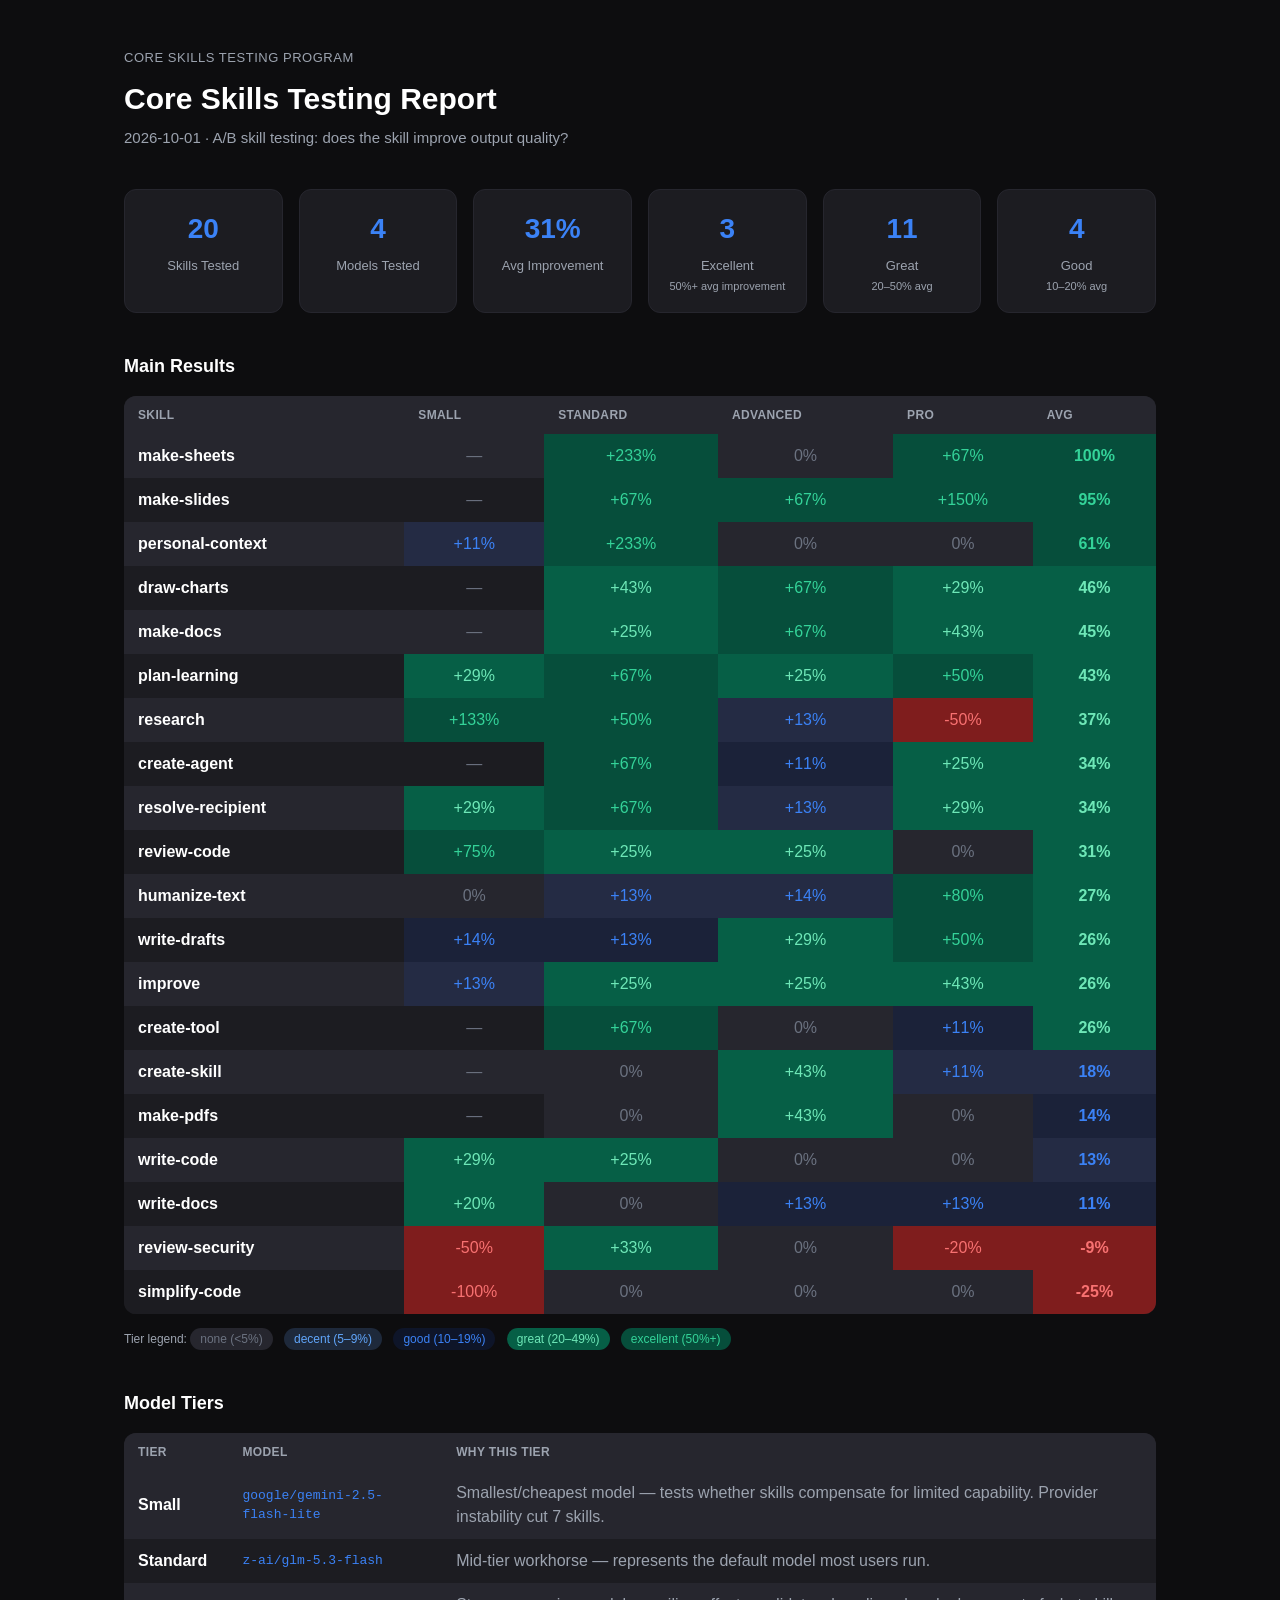
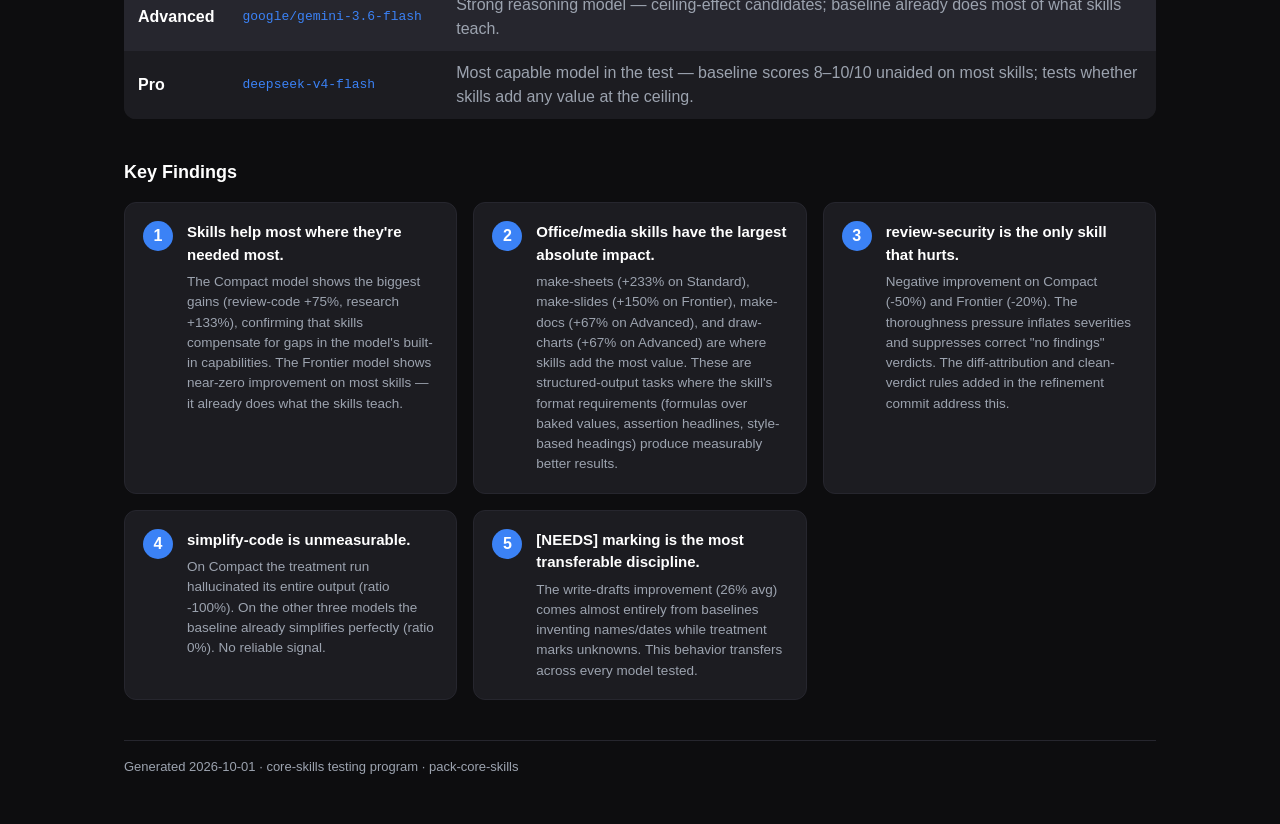
<file: docs/testing/report-2026-10-01.html>
<!DOCTYPE html>
<html lang="en">
<head>
<meta charset="utf-8">
<meta name="viewport" content="width=device-width, initial-scale=1">
<title>Core Skills Testing Report — 2026-10-01</title>
<style>
  :root {
    --bg: #0d0d0f;
    --surface: #1c1c21;
    --surface2: #26262e;
    --ink: #ffffff;
    --muted: #9ca3af;
    --accent: #3b82f6;
  }
  * { box-sizing: border-box; }
  body {
    margin: 0;
    background: var(--bg);
    color: var(--ink);
    font-family: -apple-system, BlinkMacSystemFont, "Segoe UI", Roboto, Helvetica, Arial, sans-serif;
    line-height: 1.5;
    -webkit-font-smoothing: antialiased;
  }
  .wrap { max-width: 1080px; margin: 0 auto; padding: 48px 24px; }

  header { margin-bottom: 40px; }
  .kicker { color: var(--muted); font-size: 13px; letter-spacing: .04em; text-transform: uppercase; }
  h1 { font-size: 30px; margin: 8px 0 4px; font-weight: 700; }
  .subtitle { color: var(--muted); font-size: 15px; margin-top: 6px; }

  .cards { display: grid; grid-template-columns: repeat(6, 1fr); gap: 16px; margin-bottom: 40px; }
  .card {
    background: var(--surface);
    border: 1px solid var(--surface2);
    border-radius: 12px;
    padding: 18px 14px;
    text-align: center;
  }
  .card-num { font-size: 28px; font-weight: 800; color: var(--accent); }
  .card-label { font-size: 13px; color: var(--muted); margin-top: 6px; }
  .card-sub { font-size: 11px; color: var(--muted); margin-top: 2px; }

  h2 { font-size: 18px; font-weight: 700; margin: 0 0 16px; }

  table { width: 100%; border-collapse: collapse; background: var(--surface); border-radius: 12px; overflow: hidden; }
  th, td { padding: 10px 14px; text-align: left; }
  thead th {
    background: var(--surface2);
    color: var(--muted);
    font-size: 12px;
    text-transform: uppercase;
    letter-spacing: .03em;
    font-weight: 600;
  }
  tbody tr:nth-child(even) { background: var(--surface); }
  tbody tr:nth-child(odd) { background: var(--surface2); }
  .skill { color: var(--ink); font-weight: 600; }
  .cell { text-align: center; font-variant-numeric: tabular-nums; }
  .cell.notrun { color: #6b7280; background: transparent; }
  .cell.excellent { background: #064e3b; color: #34d399; }
  .cell.great { background: #065f46; color: #6ee7b7; }
  .cell.good { background: rgba(29,78,216,.13); color: #3b82f6; }
  .cell.decent { background: #1e293b; color: #60a5fa; }
  .cell.none { background: var(--surface2); color: #6b7280; }
  .cell.negative { background: #7f1d1d; color: #f87171; }
  .tier-name { color: var(--ink); font-weight: 600; }
  .tier-model { color: var(--accent); font-family: ui-monospace, SFMono-Regular, Menlo, Consolas, monospace; font-size: 13px; }
  .tier-why { color: var(--muted); }

  .legend { margin-top: 14px; font-size: 12px; color: var(--muted); }
  .legend-item { display: inline-block; padding: 2px 10px; border-radius: 999px; margin-right: 8px; }
  .legend-item.none { background: var(--surface2); color: #6b7280; }
  .legend-item.decent { background: #1e293b; color: #60a5fa; }
  .legend-item.good { background: rgba(29,78,216,.13); color: #3b82f6; }
  .legend-item.great { background: #065f46; color: #6ee7b7; }
  .legend-item.excellent { background: #064e3b; color: #34d399; }

  .findings { display: grid; grid-template-columns: repeat(auto-fit, minmax(300px, 1fr)); gap: 16px; margin-bottom: 40px; }
  .finding {
    background: var(--surface);
    border: 1px solid var(--surface2);
    border-radius: 12px;
    padding: 18px;
    display: flex;
    gap: 14px;
  }
  .finding-num {
    width: 30px; height: 30px; flex: 0 0 auto;
    border-radius: 50%;
    background: var(--accent);
    color: #fff;
    display: flex; align-items: center; justify-content: center;
    font-weight: 700;
  }
  .finding-title { font-weight: 700; font-size: 15px; margin-bottom: 6px; }
  .finding-text { color: var(--muted); font-size: 13.5px; }

  footer { color: var(--muted); font-size: 13px; margin-top: 40px; border-top: 1px solid var(--surface2); padding-top: 16px; }
</style>
</head>
<body>
<div class="wrap">
  <header>
    <div class="kicker">Core Skills Testing Program</div>
    <h1>Core Skills Testing Report</h1>
    <div class="subtitle">2026-10-01 · A/B skill testing: does the skill improve output quality?</div>
  </header>

  <section class="cards">
      <div class="card"><div class="card-num">20</div><div class="card-label">Skills Tested</div></div>
      <div class="card"><div class="card-num">4</div><div class="card-label">Models Tested</div></div>
      <div class="card"><div class="card-num">31%</div><div class="card-label">Avg Improvement</div></div>
      <div class="card"><div class="card-num">3</div><div class="card-label">Excellent</div><div class="card-sub">50%+ avg improvement</div></div>
      <div class="card"><div class="card-num">11</div><div class="card-label">Great</div><div class="card-sub">20–50% avg</div></div>
      <div class="card"><div class="card-num">4</div><div class="card-label">Good</div><div class="card-sub">10–20% avg</div></div>
  </section>

  <section>
    <h2>Main Results</h2>
    <table>
      <thead>
        <tr><th>Skill</th><th>Small</th><th>Standard</th><th>Advanced</th><th>Pro</th><th>Avg</th></tr>
      </thead>
      <tbody>
      <tr>
        <td class="skill">make-sheets</td>
        <td class="cell notrun">—</td>
        <td class="cell excellent">+233%</td>
        <td class="cell none">0%</td>
        <td class="cell excellent">+67%</td>
        <td class="cell excellent"><strong>100%</strong></td>
      </tr>
      <tr>
        <td class="skill">make-slides</td>
        <td class="cell notrun">—</td>
        <td class="cell excellent">+67%</td>
        <td class="cell excellent">+67%</td>
        <td class="cell excellent">+150%</td>
        <td class="cell excellent"><strong>95%</strong></td>
      </tr>
      <tr>
        <td class="skill">personal-context</td>
        <td class="cell good">+11%</td>
        <td class="cell excellent">+233%</td>
        <td class="cell none">0%</td>
        <td class="cell none">0%</td>
        <td class="cell excellent"><strong>61%</strong></td>
      </tr>
      <tr>
        <td class="skill">draw-charts</td>
        <td class="cell notrun">—</td>
        <td class="cell great">+43%</td>
        <td class="cell excellent">+67%</td>
        <td class="cell great">+29%</td>
        <td class="cell great"><strong>46%</strong></td>
      </tr>
      <tr>
        <td class="skill">make-docs</td>
        <td class="cell notrun">—</td>
        <td class="cell great">+25%</td>
        <td class="cell excellent">+67%</td>
        <td class="cell great">+43%</td>
        <td class="cell great"><strong>45%</strong></td>
      </tr>
      <tr>
        <td class="skill">plan-learning</td>
        <td class="cell great">+29%</td>
        <td class="cell excellent">+67%</td>
        <td class="cell great">+25%</td>
        <td class="cell excellent">+50%</td>
        <td class="cell great"><strong>43%</strong></td>
      </tr>
      <tr>
        <td class="skill">research</td>
        <td class="cell excellent">+133%</td>
        <td class="cell excellent">+50%</td>
        <td class="cell good">+13%</td>
        <td class="cell negative">-50%</td>
        <td class="cell great"><strong>37%</strong></td>
      </tr>
      <tr>
        <td class="skill">create-agent</td>
        <td class="cell notrun">—</td>
        <td class="cell excellent">+67%</td>
        <td class="cell good">+11%</td>
        <td class="cell great">+25%</td>
        <td class="cell great"><strong>34%</strong></td>
      </tr>
      <tr>
        <td class="skill">resolve-recipient</td>
        <td class="cell great">+29%</td>
        <td class="cell excellent">+67%</td>
        <td class="cell good">+13%</td>
        <td class="cell great">+29%</td>
        <td class="cell great"><strong>34%</strong></td>
      </tr>
      <tr>
        <td class="skill">review-code</td>
        <td class="cell excellent">+75%</td>
        <td class="cell great">+25%</td>
        <td class="cell great">+25%</td>
        <td class="cell none">0%</td>
        <td class="cell great"><strong>31%</strong></td>
      </tr>
      <tr>
        <td class="skill">humanize-text</td>
        <td class="cell none">0%</td>
        <td class="cell good">+13%</td>
        <td class="cell good">+14%</td>
        <td class="cell excellent">+80%</td>
        <td class="cell great"><strong>27%</strong></td>
      </tr>
      <tr>
        <td class="skill">write-drafts</td>
        <td class="cell good">+14%</td>
        <td class="cell good">+13%</td>
        <td class="cell great">+29%</td>
        <td class="cell excellent">+50%</td>
        <td class="cell great"><strong>26%</strong></td>
      </tr>
      <tr>
        <td class="skill">improve</td>
        <td class="cell good">+13%</td>
        <td class="cell great">+25%</td>
        <td class="cell great">+25%</td>
        <td class="cell great">+43%</td>
        <td class="cell great"><strong>26%</strong></td>
      </tr>
      <tr>
        <td class="skill">create-tool</td>
        <td class="cell notrun">—</td>
        <td class="cell excellent">+67%</td>
        <td class="cell none">0%</td>
        <td class="cell good">+11%</td>
        <td class="cell great"><strong>26%</strong></td>
      </tr>
      <tr>
        <td class="skill">create-skill</td>
        <td class="cell notrun">—</td>
        <td class="cell none">0%</td>
        <td class="cell great">+43%</td>
        <td class="cell good">+11%</td>
        <td class="cell good"><strong>18%</strong></td>
      </tr>
      <tr>
        <td class="skill">make-pdfs</td>
        <td class="cell notrun">—</td>
        <td class="cell none">0%</td>
        <td class="cell great">+43%</td>
        <td class="cell none">0%</td>
        <td class="cell good"><strong>14%</strong></td>
      </tr>
      <tr>
        <td class="skill">write-code</td>
        <td class="cell great">+29%</td>
        <td class="cell great">+25%</td>
        <td class="cell none">0%</td>
        <td class="cell none">0%</td>
        <td class="cell good"><strong>13%</strong></td>
      </tr>
      <tr>
        <td class="skill">write-docs</td>
        <td class="cell great">+20%</td>
        <td class="cell none">0%</td>
        <td class="cell good">+13%</td>
        <td class="cell good">+13%</td>
        <td class="cell good"><strong>11%</strong></td>
      </tr>
      <tr>
        <td class="skill">review-security</td>
        <td class="cell negative">-50%</td>
        <td class="cell great">+33%</td>
        <td class="cell none">0%</td>
        <td class="cell negative">-20%</td>
        <td class="cell negative"><strong>-9%</strong></td>
      </tr>
      <tr>
        <td class="skill">simplify-code</td>
        <td class="cell negative">-100%</td>
        <td class="cell none">0%</td>
        <td class="cell none">0%</td>
        <td class="cell none">0%</td>
        <td class="cell negative"><strong>-25%</strong></td>
      </tr>
      </tbody>
    </table>
    <div class="legend">Tier legend: <span class="legend-item none">none (&lt;5%)</span> <span class="legend-item decent">decent (5–9%)</span> <span class="legend-item good">good (10–19%)</span> <span class="legend-item great">great (20–49%)</span> <span class="legend-item excellent">excellent (50%+)</span></div>
  </section>

  <section style="margin-top:40px">
    <h2>Model Tiers</h2>
    <table>
      <thead>
        <tr><th>Tier</th><th>Model</th><th>Why this tier</th></tr>
      </thead>
      <tbody>
      <tr><td class="tier-name">Small</td><td class="tier-model">google/gemini-2.5-flash-lite</td><td class="tier-why">Smallest/cheapest model — tests whether skills compensate for limited capability. Provider instability cut 7 skills.</td></tr>
      <tr><td class="tier-name">Standard</td><td class="tier-model">z-ai/glm-5.3-flash</td><td class="tier-why">Mid-tier workhorse — represents the default model most users run.</td></tr>
      <tr><td class="tier-name">Advanced</td><td class="tier-model">google/gemini-3.6-flash</td><td class="tier-why">Strong reasoning model — ceiling-effect candidates; baseline already does most of what skills teach.</td></tr>
      <tr><td class="tier-name">Pro</td><td class="tier-model">deepseek-v4-flash</td><td class="tier-why">Most capable model in the test — baseline scores 8–10/10 unaided on most skills; tests whether skills add any value at the ceiling.</td></tr>
      </tbody>
    </table>
  </section>

  <section style="margin-top:40px">
    <h2>Key Findings</h2>
    <div class="findings">
      <div class="finding"><div class="finding-num">1</div><div class="finding-body"><div class="finding-title">Skills help most where they're needed most.</div><div class="finding-text">The Compact model shows the biggest gains (review-code +75%, research +133%), confirming that skills compensate for gaps in the model's built-in capabilities. The Frontier model shows near-zero improvement on most skills — it already does what the skills teach.</div></div></div>
      <div class="finding"><div class="finding-num">2</div><div class="finding-body"><div class="finding-title">Office/media skills have the largest absolute impact.</div><div class="finding-text">make-sheets (+233% on Standard), make-slides (+150% on Frontier), make-docs (+67% on Advanced), and draw-charts (+67% on Advanced) are where skills add the most value. These are structured-output tasks where the skill's format requirements (formulas over baked values, assertion headlines, style-based headings) produce measurably better results.</div></div></div>
      <div class="finding"><div class="finding-num">3</div><div class="finding-body"><div class="finding-title">review-security is the only skill that hurts.</div><div class="finding-text">Negative improvement on Compact (-50%) and Frontier (-20%). The thoroughness pressure inflates severities and suppresses correct "no findings" verdicts. The diff-attribution and clean-verdict rules added in the refinement commit address this.</div></div></div>
      <div class="finding"><div class="finding-num">4</div><div class="finding-body"><div class="finding-title">simplify-code is unmeasurable.</div><div class="finding-text">On Compact the treatment run hallucinated its entire output (ratio -100%). On the other three models the baseline already simplifies perfectly (ratio 0%). No reliable signal.</div></div></div>
      <div class="finding"><div class="finding-num">5</div><div class="finding-body"><div class="finding-title">[NEEDS] marking is the most transferable discipline.</div><div class="finding-text">The write-drafts improvement (26% avg) comes almost entirely from baselines inventing names/dates while treatment marks unknowns. This behavior transfers across every model tested.</div></div></div>
    </div>
  </section>

  <footer>Generated 2026-10-01 · core-skills testing program · pack-core-skills</footer>
</div>
</body>
</html>
</file>
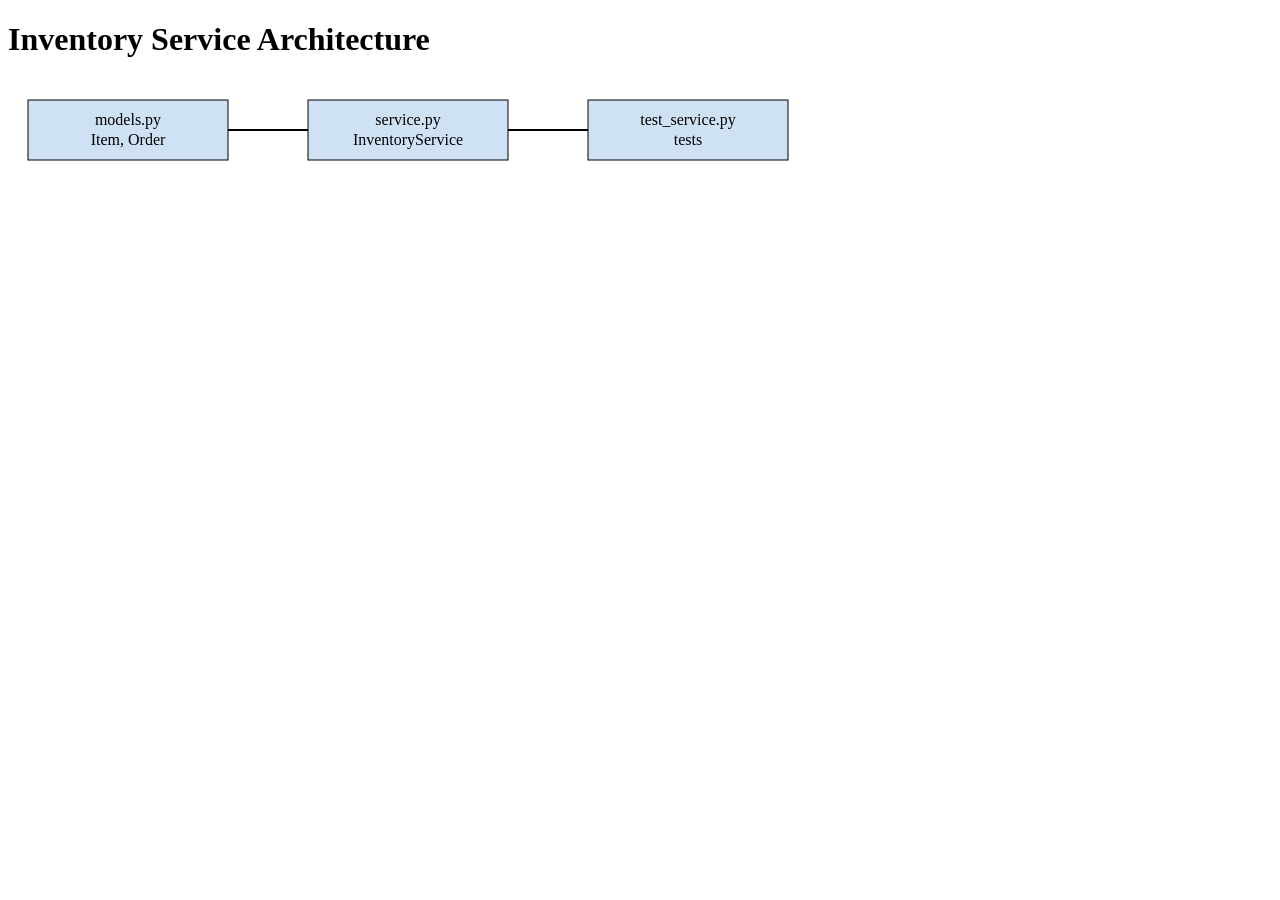
<file: testing/fixtures/docs/generated/inventory-baseline.html>
<!DOCTYPE html>
<html lang="en"><head><meta charset="utf-8"><title>Inventory Service</title></head>
<body>
<h1>Inventory Service Architecture</h1>
<svg width="800" height="400">
  <rect x="20" y="20" width="200" height="60" fill="#cfe2f3" stroke="#000"/>
  <text x="120" y="45" text-anchor="middle">models.py</text>
  <text x="120" y="65" text-anchor="middle">Item, Order</text>
  <rect x="300" y="20" width="200" height="60" fill="#cfe2f3" stroke="#000"/>
  <text x="400" y="45" text-anchor="middle">service.py</text>
  <text x="400" y="65" text-anchor="middle">InventoryService</text>
  <rect x="580" y="20" width="200" height="60" fill="#cfe2f3" stroke="#000"/>
  <text x="680" y="45" text-anchor="middle">test_service.py</text>
  <text x="680" y="65" text-anchor="middle">tests</text>
  <line x1="220" y1="50" x2="300" y2="50" stroke="#000" stroke-width="2"/>
  <line x1="500" y1="50" x2="580" y2="50" stroke="#000" stroke-width="2"/>
</svg>
</body></html>
</file>
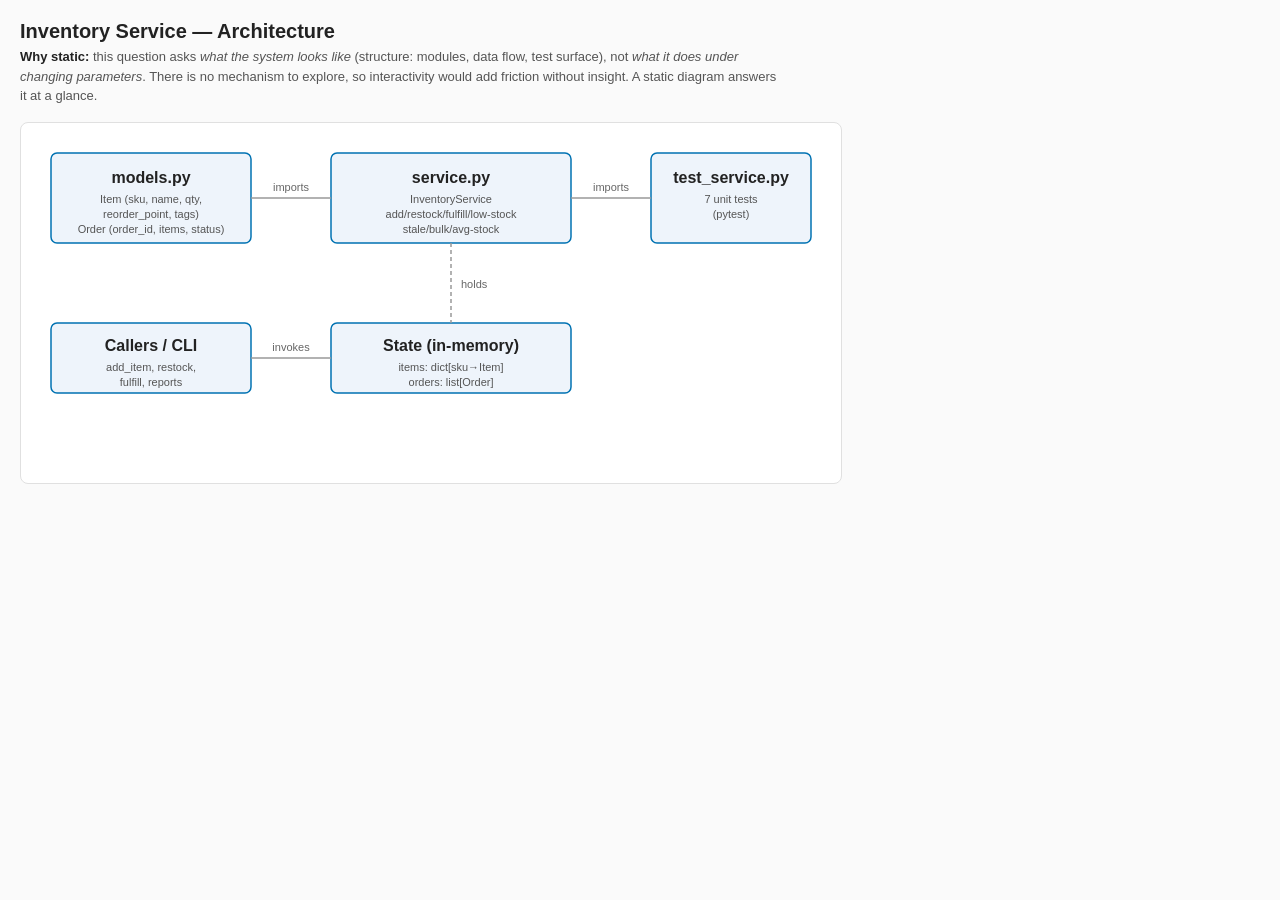
<file: testing/fixtures/docs/generated/inventory-service.html>
<!DOCTYPE html>
<html lang="en">
<head>
<meta charset="utf-8">
<meta name="viewport" content="width=device-width, initial-scale=1">
<title>Inventory Service — Architecture</title>
<style>
  body { font-family:-apple-system,Segoe UI,Roboto,Helvetica,Arial,sans-serif; background:#fafafa; color:#222; margin:0; padding:20px; }
  h1 { font-size:20px; margin:0 0 4px; }
  .why { font-size:13px; color:#555; max-width:760px; line-height:1.5; margin:0 0 16px; }
  .why b { color:#222; }
  svg { background:#fff; border:1px solid #e0e0e0; border-radius:8px; }
  .box { fill:#eef4fb; stroke:#0072B2; stroke-width:1.5; rx:6; }
  .box-title { font-weight:700; fill:#222; }
  .box-sub { font-size:11px; fill:#555; }
  .edge { stroke:#999; stroke-width:1.5; }
  .edge-label { font-size:11px; fill:#666; }
</style>
</head>
<body>
<h1>Inventory Service — Architecture</h1>
<p class="why">
  <b>Why static:</b> this question asks <i>what the system looks like</i> (structure: modules, data flow, test surface),
  not <i>what it does under changing parameters</i>. There is no mechanism to explore, so interactivity would add friction
  without insight. A static diagram answers it at a glance.
</p>
<svg width="820" height="360" viewBox="0 0 820 360">
  <!-- models.py -->
  <rect class="box" x="30" y="30" width="200" height="90"/>
  <text class="box-title" x="130" y="60" text-anchor="middle">models.py</text>
  <text class="box-sub" x="130" y="80" text-anchor="middle">Item (sku, name, qty,</text>
  <text class="box-sub" x="130" y="95" text-anchor="middle">reorder_point, tags)</text>
  <text class="box-sub" x="130" y="110" text-anchor="middle">Order (order_id, items, status)</text>

  <!-- service.py -->
  <rect class="box" x="310" y="30" width="240" height="90"/>
  <text class="box-title" x="430" y="60" text-anchor="middle">service.py</text>
  <text class="box-sub" x="430" y="80" text-anchor="middle">InventoryService</text>
  <text class="box-sub" x="430" y="95" text-anchor="middle">add/restock/fulfill/low-stock</text>
  <text class="box-sub" x="430" y="110" text-anchor="middle">stale/bulk/avg-stock</text>

  <!-- test_service.py -->
  <rect class="box" x="630" y="30" width="160" height="90"/>
  <text class="box-title" x="710" y="60" text-anchor="middle">test_service.py</text>
  <text class="box-sub" x="710" y="80" text-anchor="middle">7 unit tests</text>
  <text class="box-sub" x="710" y="95" text-anchor="middle">(pytest)</text>

  <!-- edges -->
  <line class="edge" x1="230" y1="75" x2="310" y2="75"/>
  <text class="edge-label" x="270" y="68" text-anchor="middle">imports</text>
  <line class="edge" x1="550" y1="75" x2="630" y2="75"/>
  <text class="edge-label" x="590" y="68" text-anchor="middle">imports</text>

  <!-- data flow -->
  <rect class="box" x="310" y="200" width="240" height="70"/>
  <text class="box-title" x="430" y="228" text-anchor="middle">State (in-memory)</text>
  <text class="box-sub" x="430" y="248" text-anchor="middle">items: dict[sku→Item]</text>
  <text class="box-sub" x="430" y="263" text-anchor="middle">orders: list[Order]</text>
  <line class="edge" x1="430" y1="120" x2="430" y2="200" stroke-dasharray="4,3"/>
  <text class="edge-label" x="440" y="165">holds</text>

  <!-- CLI / external -->
  <rect class="box" x="30" y="200" width="200" height="70"/>
  <text class="box-title" x="130" y="228" text-anchor="middle">Callers / CLI</text>
  <text class="box-sub" x="130" y="248" text-anchor="middle">add_item, restock,</text>
  <text class="box-sub" x="130" y="263" text-anchor="middle">fulfill, reports</text>
  <line class="edge" x1="230" y1="235" x2="310" y2="235"/>
  <text class="edge-label" x="270" y="228" text-anchor="middle">invokes</text>
</svg>
</body>
</html>
</file>
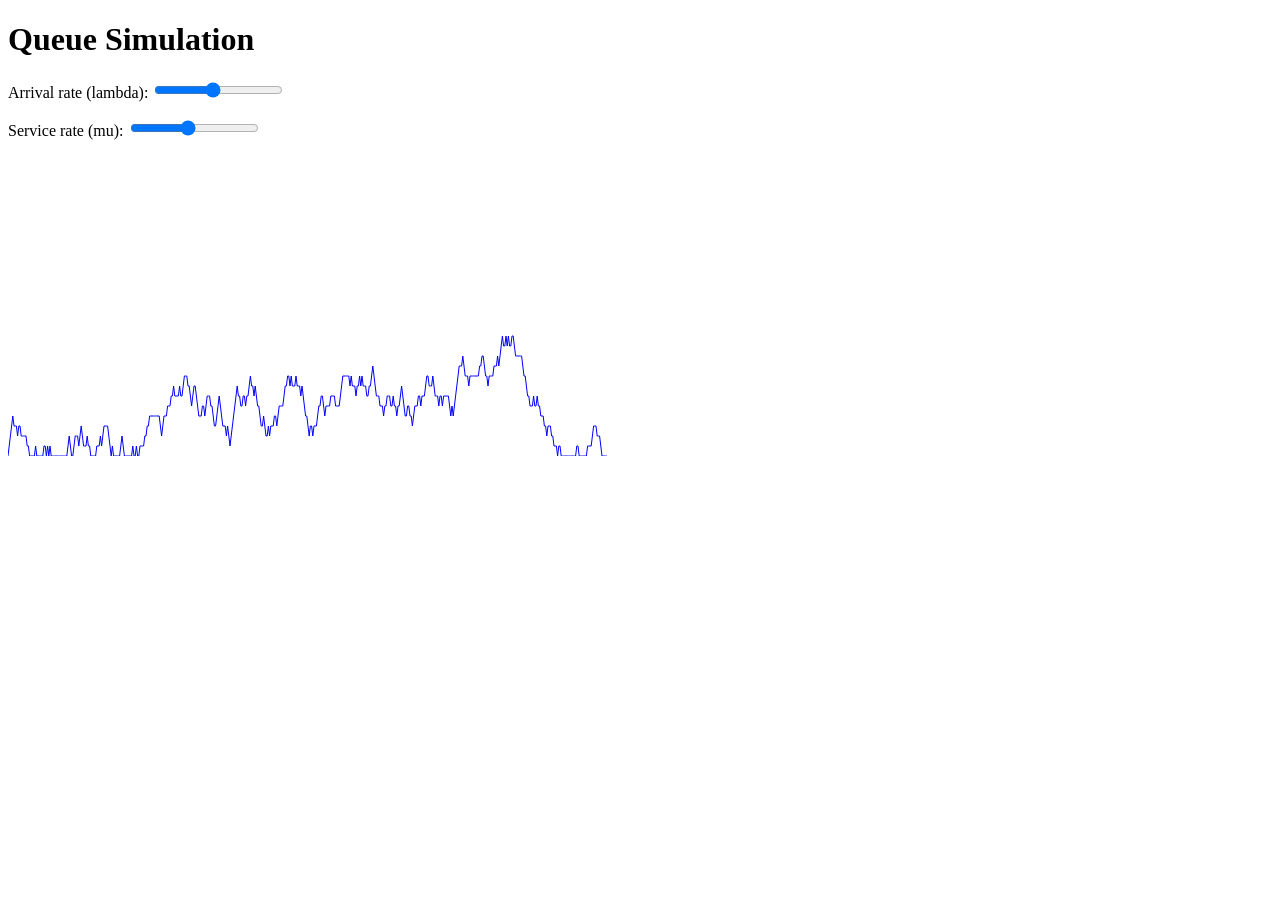
<file: testing/fixtures/docs/generated/queue-sim-baseline.html>
<!DOCTYPE html>
<html lang="en">
<head><meta charset="utf-8"><title>Queue Sim</title></head>
<body>
<h1>Queue Simulation</h1>
<p>Arrival rate (lambda): <input type="range" id="lam" min="1" max="10" value="5"></p>
<p>Service rate (mu): <input type="range" id="mu" min="1" max="10" value="5"></p>
<canvas id="c" width="600" height="300"></canvas>
<script>
var lam=5, mu=5;
document.getElementById('lam').oninput=function(e){lam=+e.target.value; run();};
document.getElementById('mu').oninput=function(e){mu=+e.target.value; run();};
function run(){
  var cv=document.getElementById('c'); var g=cv.getContext('2d');
  g.fillStyle='#fff'; g.fillRect(0,0,600,300);
  g.fillStyle='#000';
  var q=0; var t=0; var dt=0.1;
  var pts=[];
  for(var i=0;i<500;i++){
    if(Math.random()<lam*dt) q++;
    if(q>0 && Math.random()<mu*dt) q--;
    pts.push(q);
  }
  g.strokeStyle='#00f';
  g.beginPath();
  for(var i=0;i<pts.length;i++){var x=i*600/500; var y=300-pts[i]*10; if(i==0)g.moveTo(x,y); else g.lineTo(x,y);}
  g.stroke();
}
run();
</script>
</body>
</html>
</file>
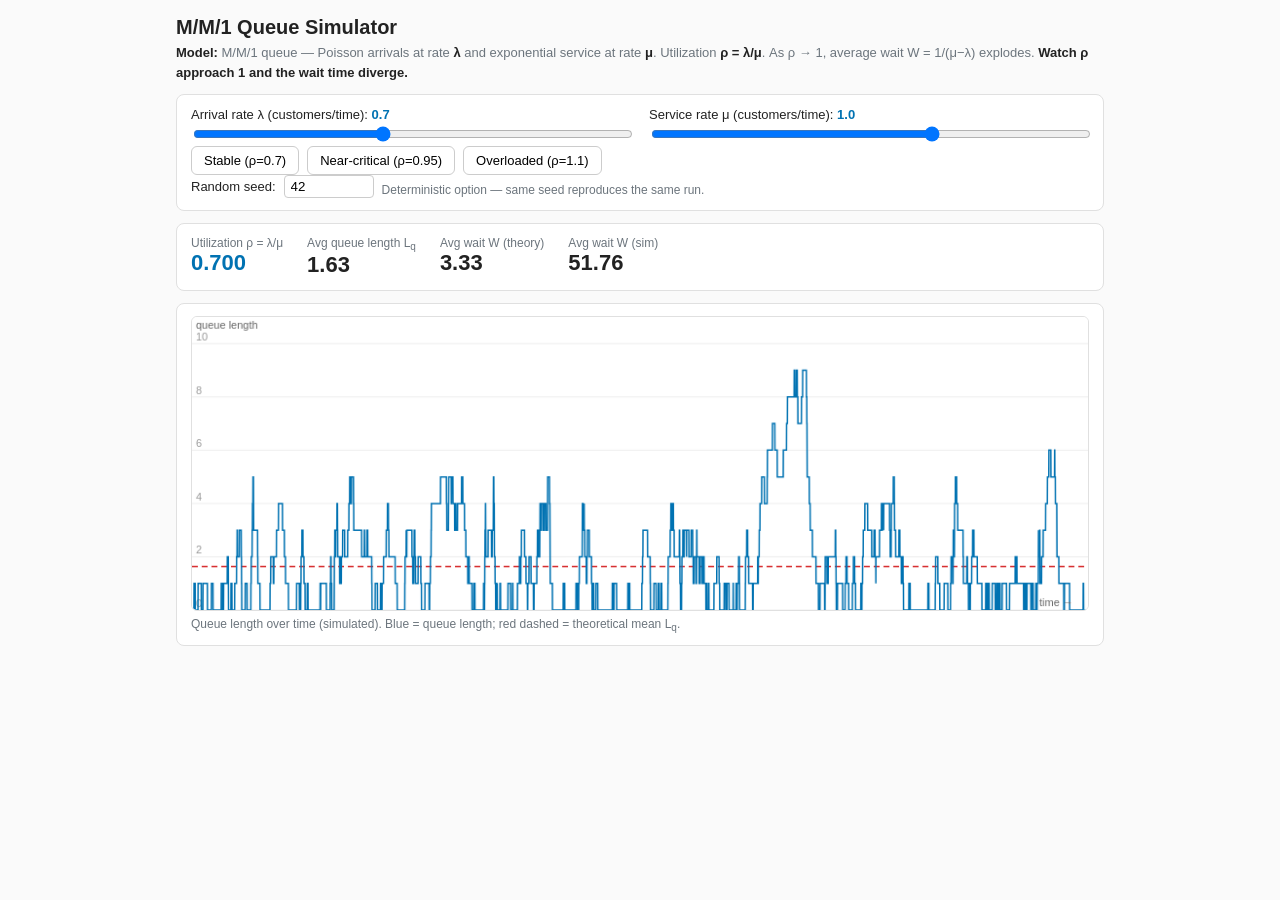
<file: testing/fixtures/docs/generated/queue-sim.html>
<!DOCTYPE html>
<html lang="en">
<head>
<meta charset="utf-8">
<meta name="viewport" content="width=device-width, initial-scale=1">
<title>M/M/1 Queue Simulator</title>
<style>
  :root { --accent:#0072B2; --grey:#6c757d; --bg:#fafafa; }
  * { box-sizing:border-box; }
  body { margin:0; font-family:-apple-system,Segoe UI,Roboto,Helvetica,Arial,sans-serif; background:var(--bg); color:#222; }
  #app { max-width:960px; margin:0 auto; padding:16px; }
  h1 { font-size:20px; margin:0 0 4px; }
  .model { font-size:13px; color:var(--grey); margin:0 0 12px; line-height:1.5; }
  .model b { color:#222; }
  .panel { background:#fff; border:1px solid #e0e0e0; border-radius:8px; padding:12px 14px; margin-bottom:12px; }
  .row { display:flex; flex-wrap:wrap; gap:18px; align-items:center; }
  .ctrl { flex:1; min-width:220px; }
  .ctrl label { display:block; font-size:13px; margin-bottom:2px; }
  .ctrl .val { font-weight:600; color:var(--accent); }
  .ctrl input[type=range] { width:100%; }
  .presets { display:flex; gap:8px; flex-wrap:wrap; }
  button { padding:6px 12px; border:1px solid #ccc; border-radius:6px; background:#fff; cursor:pointer; font-size:13px; }
  button:hover { background:#f0f0f0; }
  button.active { background:var(--accent); color:#fff; border-color:var(--accent); }
  .counters { display:flex; gap:24px; flex-wrap:wrap; }
  .counter .k { font-size:12px; color:var(--grey); }
  .counter .v { font-size:22px; font-weight:700; }
  .counter .v.rho { color:var(--accent); }
  .chart-wrap { position:relative; }
  canvas { width:100%; height:auto; display:block; background:#fff; border:1px solid #e0e0e0; border-radius:6px; }
  .note { font-size:12px; color:var(--grey); margin-top:6px; }
  .seed { display:flex; align-items:center; gap:8px; font-size:13px; }
  .seed input { width:90px; padding:3px 6px; border:1px solid #ccc; border-radius:4px; }
</style>
</head>
<body>
<div id="app">
  <h1>M/M/1 Queue Simulator</h1>
  <p class="model">
    <b>Model:</b> M/M/1 queue — Poisson arrivals at rate <b>&lambda;</b> and exponential service at rate <b>&mu;</b>.
    Utilization <b>&rho; = &lambda;/&mu;</b>. As &rho; &rarr; 1, average wait W = 1/(&mu;&minus;&lambda;) explodes.
    <b>Watch &rho; approach 1 and the wait time diverge.</b>
  </p>

  <div class="panel">
    <div class="row">
      <div class="ctrl">
        <label>Arrival rate &lambda; (customers/time): <span class="val" id="lamVal">0.7</span></label>
        <input type="range" id="lam" min="0.1" max="1.5" step="0.05" value="0.7">
      </div>
      <div class="ctrl">
        <label>Service rate &mu; (customers/time): <span class="val" id="muVal">1.0</span></label>
        <input type="range" id="mu" min="0.1" max="1.5" step="0.05" value="1.0">
      </div>
    </div>
    <div class="presets">
      <button id="presetStable">Stable (&rho;=0.7)</button>
      <button id="presetNear">Near-critical (&rho;=0.95)</button>
      <button id="presetOver">Overloaded (&rho;=1.1)</button>
    </div>
    <div class="seed">
      <label for="seed">Random seed:</label>
      <input type="number" id="seed" value="42" min="0" step="1">
      <span class="note">Deterministic option — same seed reproduces the same run.</span>
    </div>
  </div>

  <div class="panel">
    <div class="counters">
      <div class="counter"><div class="k">Utilization &rho; = &lambda;/&mu;</div><div class="v rho" id="rhoVal">0.70</div></div>
      <div class="counter"><div class="k">Avg queue length L<sub>q</sub></div><div class="v" id="lqVal">0.00</div></div>
      <div class="counter"><div class="k">Avg wait W (theory)</div><div class="v" id="wVal">0.00</div></div>
      <div class="counter"><div class="k">Avg wait W (sim)</div><div class="v" id="wSimVal">0.00</div></div>
    </div>
  </div>

  <div class="panel chart-wrap">
    <canvas id="queueChart" width="920" height="300"></canvas>
    <div class="note">Queue length over time (simulated). Blue = queue length; red dashed = theoretical mean L<sub>q</sub>.</div>
  </div>
</div>

<script>
(function(){
  "use strict";
  var canvas = document.getElementById('queueChart');
  var ctx = canvas.getContext('2d');
  var lamEl = document.getElementById('lam');
  var muEl = document.getElementById('mu');
  var lamValEl = document.getElementById('lamVal');
  var muValEl = document.getElementById('muVal');
  var rhoValEl = document.getElementById('rhoVal');
  var lqValEl = document.getElementById('lqVal');
  var wValEl = document.getElementById('wVal');
  var wSimValEl = document.getElementById('wSimVal');
  var seedEl = document.getElementById('seed');

  // Deterministic PRNG (mulberry32)
  function mulberry32(a){
    return function(){
      a |= 0; a = (a + 0x6D2B79F5) | 0;
      var t = Math.imul(a ^ (a >>> 15), 1 | a);
      t = (t + Math.imul(t ^ (t >>> 7), 61 | t)) ^ t;
      return ((t ^ (t >>> 14)) >>> 0) / 4294967296;
    };
  }

  var lam = 0.7, mu = 1.0;

  function setRates(l, m){
    lam = l; mu = m;
    lamEl.value = l; muEl.value = m;
    lamValEl.textContent = l.toFixed(2);
    muValEl.textContent = m.toFixed(2);
    update();
  }

  function update(){
    var rho = lam / mu;
    rhoValEl.textContent = rho.toFixed(3);
    // M/M/1 theory (stable regime)
    var lq = (rho < 1) ? (rho*rho)/(1-rho) : Infinity;
    var w = (rho < 1) ? 1/(mu-lam) : Infinity;
    lqValEl.textContent = isFinite(lq) ? lq.toFixed(2) : '\u221E';
    wValEl.textContent = isFinite(w) ? w.toFixed(2) : '\u221E';
    simulate();
  }

  function simulate(){
    var seed = parseInt(seedEl.value, 10);
    if (isNaN(seed)) seed = 42;
    var rnd = mulberry32(seed);
    var T = 400, dt = 0.05, steps = Math.round(T/dt);
    var q = 0, totalQ = 0, served = 0, totalWait = 0;
    var pts = new Array(steps);
    var maxQ = 0;
    for (var i = 0; i < steps; i++){
      // Poisson arrival in dt
      if (rnd() < lam*dt) q++;
      // exponential service in dt
      if (q > 0 && rnd() < mu*dt){ q--; served++; }
      totalQ += q;
      if (q > maxQ) maxQ = q;
      pts[i] = q;
    }
    var avgQ = totalQ / steps;
    var wSim = served > 0 ? totalQ / served : 0; // Little's law approx: W = L/λ
    wSimValEl.textContent = wSim.toFixed(2);
    draw(pts, avgQ, maxQ);
  }

  function draw(pts, avgQ, maxQ){
    var W = canvas.width, H = canvas.height;
    ctx.clearRect(0,0,W,H);
    ctx.fillStyle = '#fff'; ctx.fillRect(0,0,W,H);
    var yMax = Math.max(10, Math.ceil(maxQ*1.2));
    var n = pts.length;
    // grid
    ctx.strokeStyle = '#eee'; ctx.lineWidth = 1;
    for (var gy = 0; gy <= yMax; gy += Math.max(1, Math.round(yMax/5))){
      var yy = H - (gy/yMax)*H;
      ctx.beginPath(); ctx.moveTo(0,yy); ctx.lineTo(W,yy); ctx.stroke();
      ctx.fillStyle = '#999'; ctx.font = '11px sans-serif';
      ctx.fillText(String(gy), 4, yy-3);
    }
    // theoretical mean Lq
    var rho = lam/mu;
    var lq = rho < 1 ? (rho*rho)/(1-rho) : null;
    if (lq !== null){
      ctx.strokeStyle = '#d62728'; ctx.setLineDash([6,4]); ctx.lineWidth = 1.5;
      var ly = H - (lq/yMax)*H;
      ctx.beginPath(); ctx.moveTo(0,ly); ctx.lineTo(W,ly); ctx.stroke();
      ctx.setLineDash([]);
    }
    // queue length line
    ctx.strokeStyle = '#0072B2'; ctx.lineWidth = 1.5;
    ctx.beginPath();
    for (var i = 0; i < n; i++){
      var x = (i/(n-1))*W;
      var y = H - (pts[i]/yMax)*H;
      if (i === 0) ctx.moveTo(x,y); else ctx.lineTo(x,y);
    }
    ctx.stroke();
    // axis label
    ctx.fillStyle = '#666'; ctx.font = '11px sans-serif';
    ctx.fillText('time \u2192', W-50, H-4);
    ctx.fillText('queue length', 4, 12);
  }

  // wire sliders
  lamEl.addEventListener('input', function(){ setRates(parseFloat(lamEl.value), mu); });
  muEl.addEventListener('input', function(){ setRates(lam, parseFloat(muEl.value)); });
  seedEl.addEventListener('input', function(){ simulate(); });

  // presets set values programmatically
  document.getElementById('presetStable').addEventListener('click', function(){ setRates(0.7, 1.0); });
  document.getElementById('presetNear').addEventListener('click', function(){ setRates(0.95, 1.0); });
  document.getElementById('presetOver').addEventListener('click', function(){ setRates(1.1, 1.0); });

  update();
})();
</script>
</body>
</html>
</file>
